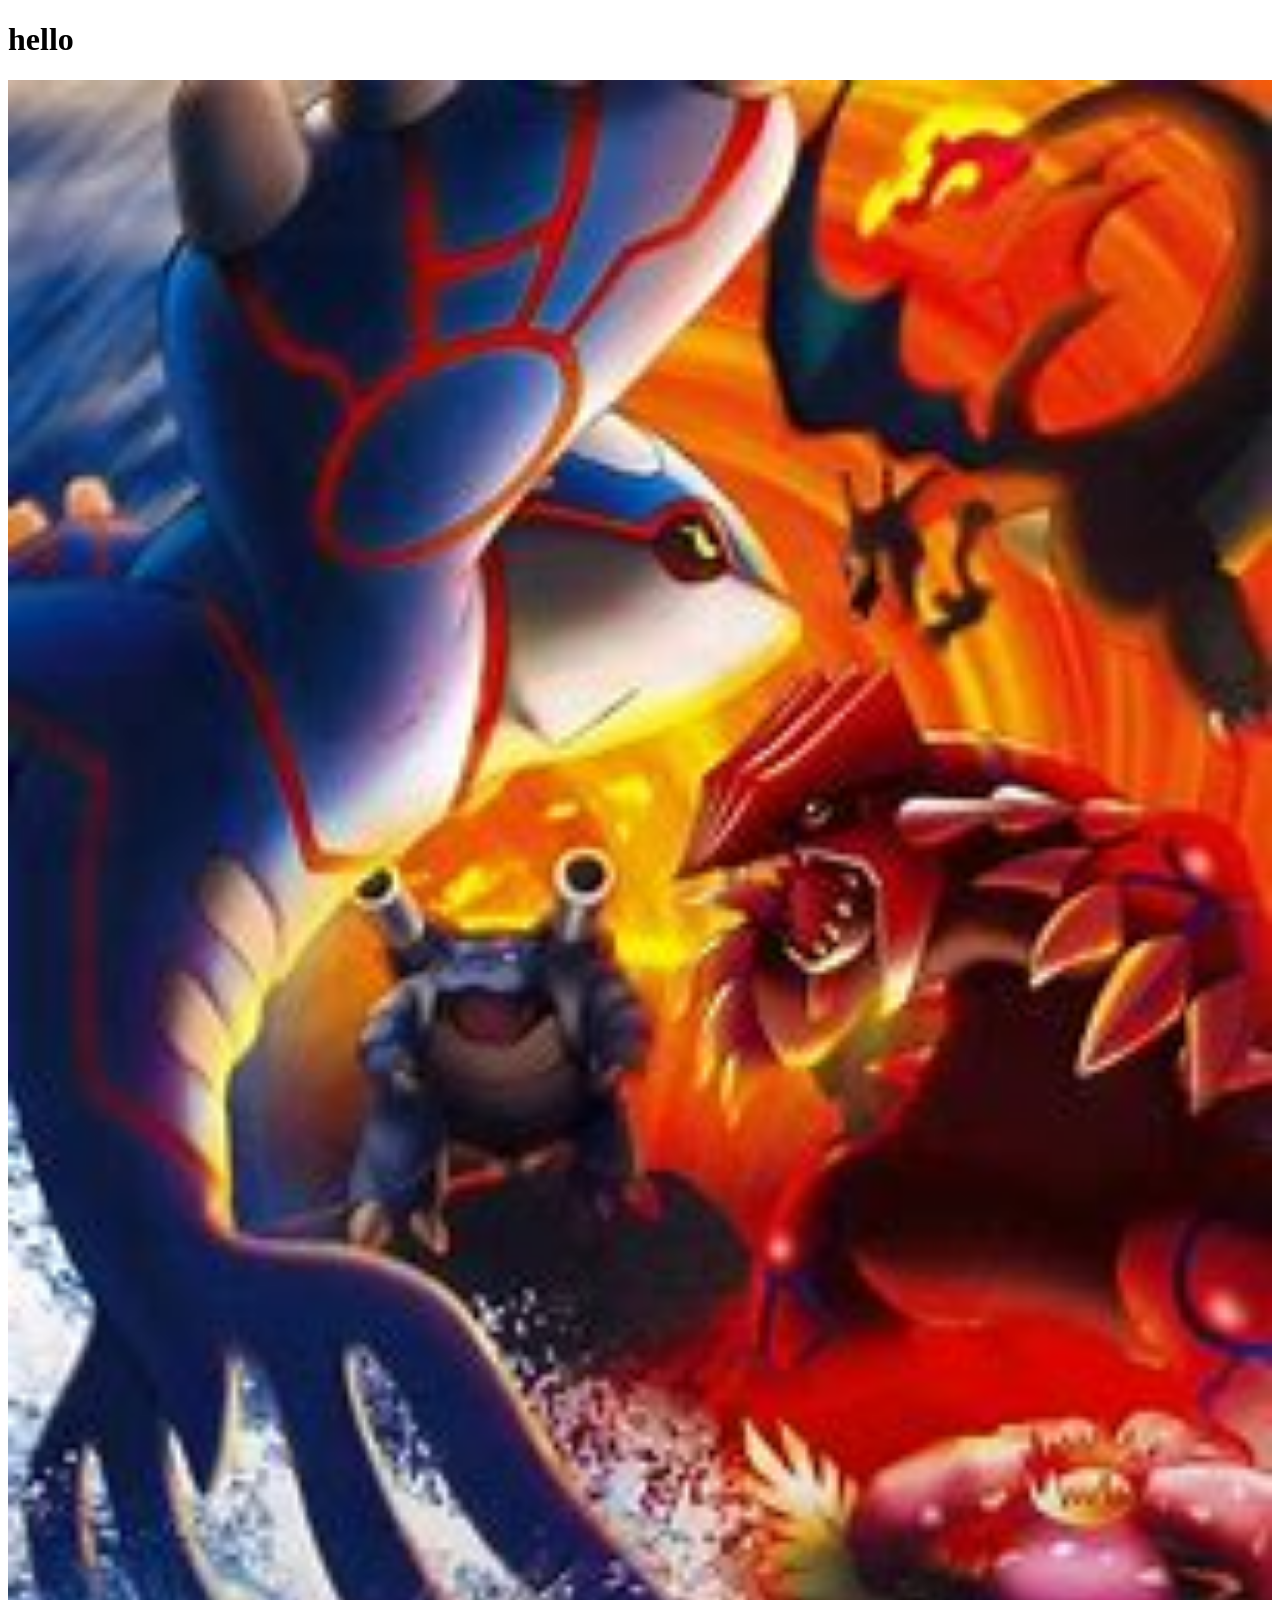
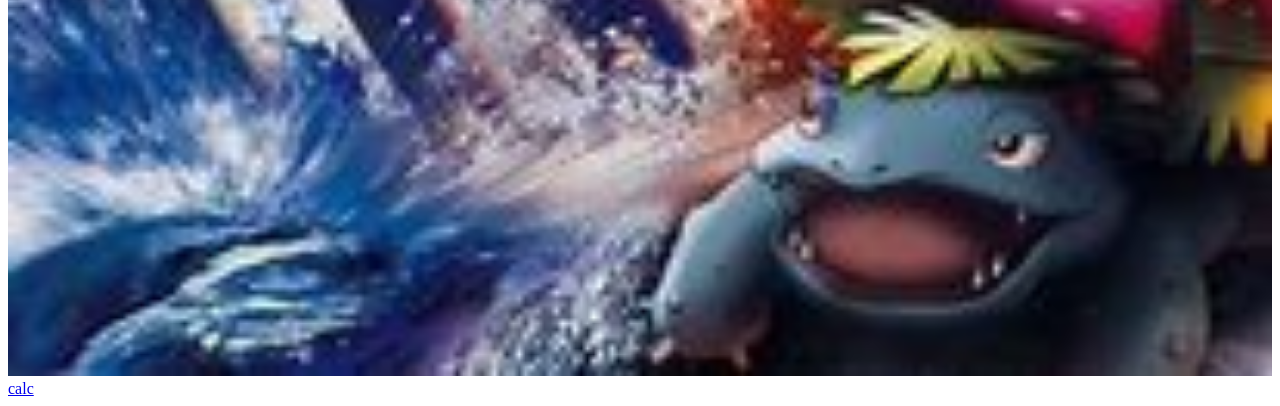
<file: index.html>
<!DOCTYPE html>
<html lang="en" dir="ltr">
  <head>
    <meta charset="utf-8">
    <title></title>
    <style media="screen">
      img{width:100%;}
    </style>
  </head>
  <body>
  <h1>  hello</h1>
  <img src="OIP.jpg" alt="">
  <a href="calc.html">calc</a>
  </body>
</html>
</file>
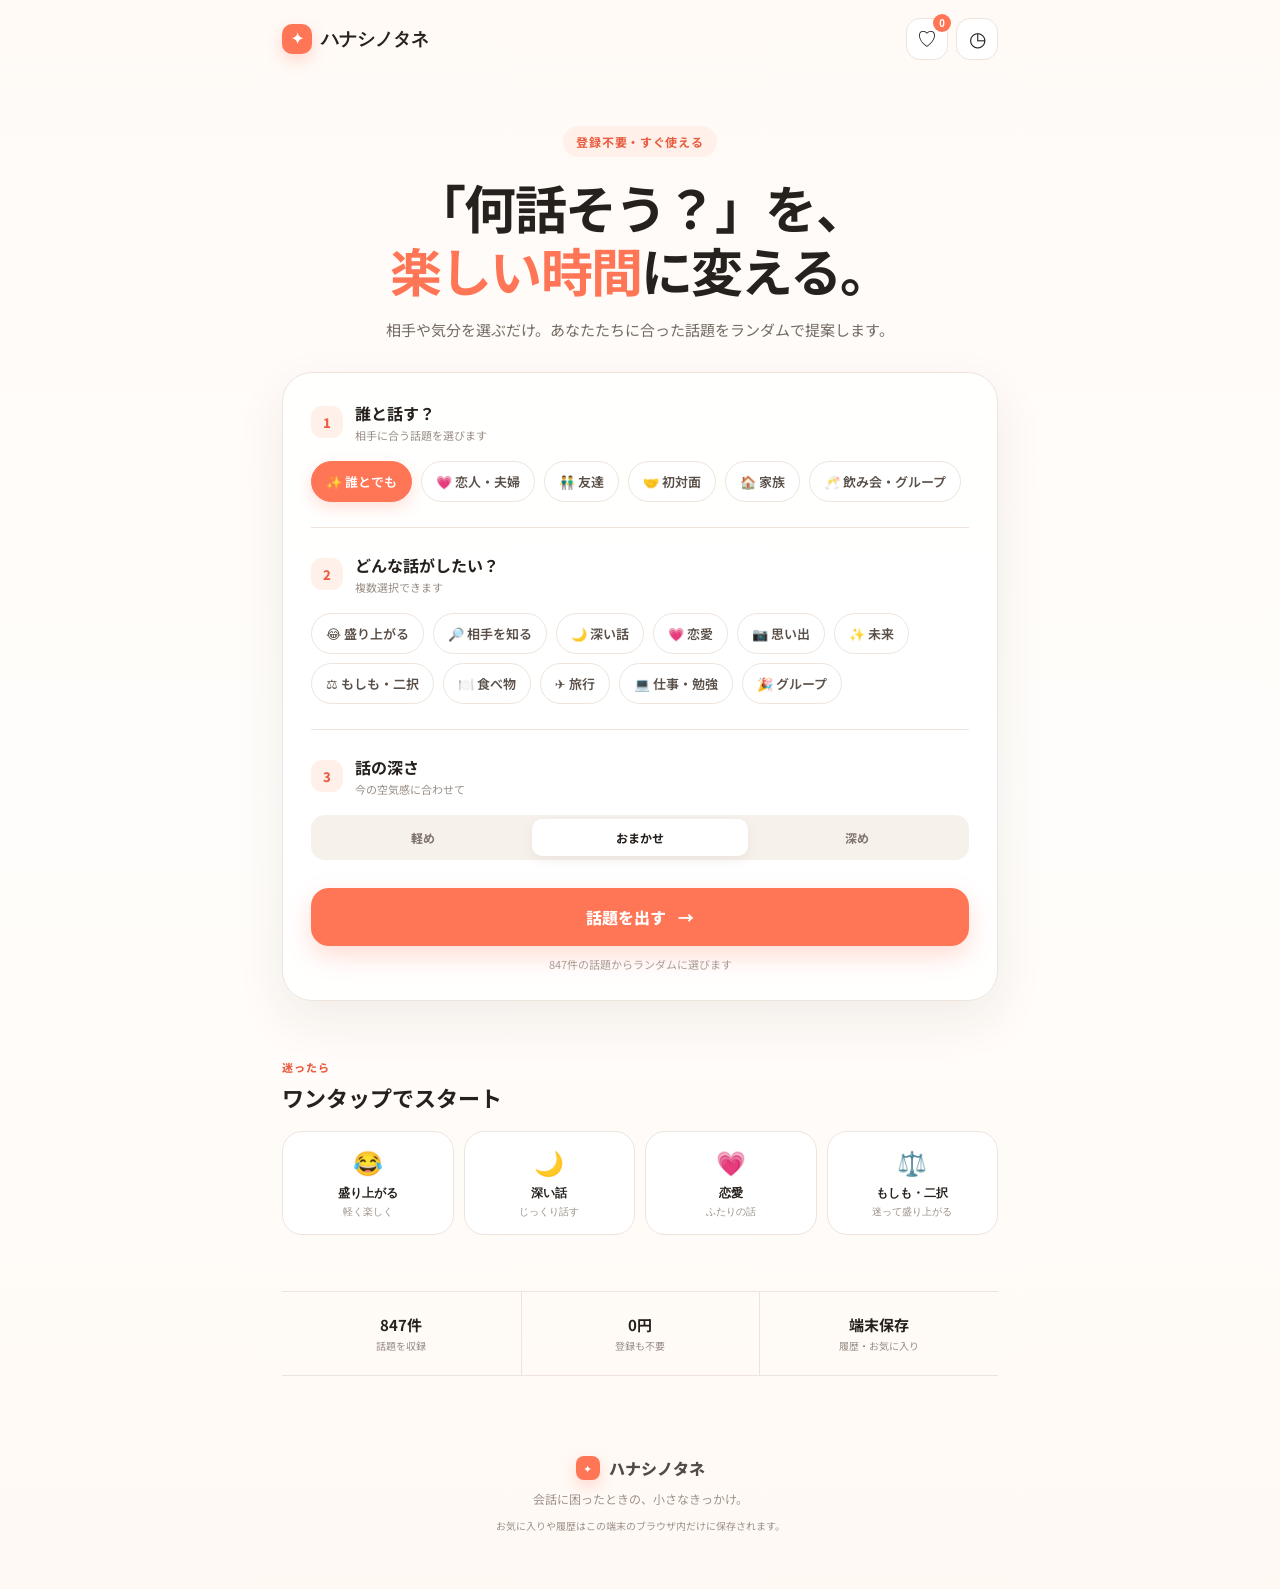
<file: topic/index.html>
<!doctype html>
<html lang="ja">
<head>
  <meta charset="utf-8" />
  <meta name="viewport" content="width=device-width, initial-scale=1, viewport-fit=cover" />
  <meta name="theme-color" content="#fff8f2" />
  <meta name="description" content="登録不要ですぐ使える、会話のきっかけを見つける話題提供サイト。" />
  <title>ハナシノタネ｜登録不要の話題ガチャ</title>
  <link rel="preconnect" href="https://fonts.googleapis.com">
  <link rel="preconnect" href="https://fonts.gstatic.com" crossorigin>
  <link href="https://fonts.googleapis.com/css2?family=Noto+Sans+JP:wght@400;500;600;700;800&display=swap" rel="stylesheet">
  <link rel="stylesheet" href="styles.css" />
</head>
<body>
  <div class="app-shell">
    <header class="site-header">
      <button class="brand" id="brandBtn" aria-label="ホームへ">
        <span class="brand-mark">✦</span>
        <span>ハナシノタネ</span>
      </button>
      <nav class="header-actions" aria-label="メニュー">
        <button class="icon-btn" id="favoritesBtn" aria-label="お気に入り"><span>♡</span><small id="favoriteCount">0</small></button>
        <button class="icon-btn" id="historyBtn" aria-label="履歴"><span>◷</span></button>
      </nav>
    </header>

    <main id="mainView">
      <section class="hero" id="homeSection">
        <div class="eyebrow">登録不要・すぐ使える</div>
        <h1>「何話そう？」を、<br><em>楽しい時間</em>に変える。</h1>
        <p>相手や気分を選ぶだけ。あなたたちに合った話題をランダムで提案します。</p>
      </section>

      <section class="setup-card" id="setupCard">
        <div class="step-block">
          <div class="step-title"><span>1</span><div><strong>誰と話す？</strong><small>相手に合う話題を選びます</small></div></div>
          <div class="chips" id="relationChips"></div>
        </div>

        <div class="divider"></div>

        <div class="step-block">
          <div class="step-title"><span>2</span><div><strong>どんな話がしたい？</strong><small>複数選択できます</small></div></div>
          <div class="chips category-chips" id="categoryChips"></div>
        </div>

        <div class="divider"></div>

        <div class="step-block compact-step">
          <div class="step-title"><span>3</span><div><strong>話の深さ</strong><small>今の空気感に合わせて</small></div></div>
          <div class="depth-control" id="depthControl">
            <button data-depth="light">軽め</button>
            <button data-depth="all" class="active">おまかせ</button>
            <button data-depth="deep">深め</button>
          </div>
        </div>

        <button class="primary-btn" id="startBtn">話題を出す <span>→</span></button>
        <p class="pool-note" id="poolNote"></p>
      </section>

      <section class="quick-section">
        <div class="section-heading"><div><span>迷ったら</span><h2>ワンタップでスタート</h2></div></div>
        <div class="quick-grid">
          <button class="quick-card" data-quick="fun"><span class="quick-icon">😂</span><strong>盛り上がる</strong><small>軽く楽しく</small></button>
          <button class="quick-card" data-quick="deep"><span class="quick-icon">🌙</span><strong>深い話</strong><small>じっくり話す</small></button>
          <button class="quick-card" data-quick="love"><span class="quick-icon">💗</span><strong>恋愛</strong><small>ふたりの話</small></button>
          <button class="quick-card" data-quick="choice"><span class="quick-icon">⚖️</span><strong>もしも・二択</strong><small>迷って盛り上がる</small></button>
        </div>
      </section>

      <section class="stats-strip">
        <div><strong id="topicCount">800+</strong><span>話題を収録</span></div>
        <div><strong>0円</strong><span>登録も不要</span></div>
        <div><strong>端末保存</strong><span>履歴・お気に入り</span></div>
      </section>
    </main>

    <section class="topic-screen hidden" id="topicScreen" aria-live="polite">
      <div class="topic-topbar">
        <button class="back-btn" id="backBtn">← 条件を変える</button>
        <button class="tiny-btn" id="shuffleSettingsBtn">おまかせ</button>
      </div>
      <div class="topic-progress"><div id="progressBar"></div></div>
      <div class="topic-meta" id="topicMeta"></div>
      <article class="topic-card" id="topicCard">
        <span class="quote-mark">“</span>
        <h2 id="topicText">話題がここに表示されます</h2>
        <div class="topic-actions">
          <button id="favoriteTopicBtn"><span>♡</span> お気に入り</button>
          <button id="doneTopicBtn"><span>✓</span> 話した</button>
          <button id="copyTopicBtn"><span>⧉</span> コピー</button>
        </div>
      </article>

      <div class="expand-panel hidden" id="expandPanel">
        <div class="expand-title"><span>💬</span><strong>この話をもう少し広げる</strong></div>
        <div id="relatedQuestions"></div>
      </div>

      <button class="secondary-btn" id="expandBtn">この話を広げる <span>＋</span></button>
      <button class="next-btn" id="nextBtn">次の話題 <span>→</span></button>
      <p class="remaining-note" id="remainingNote"></p>
    </section>

    <section class="list-screen hidden" id="listScreen">
      <div class="list-header">
        <button class="back-btn" id="listBackBtn">← 戻る</button>
        <h2 id="listTitle">お気に入り</h2>
        <button class="text-btn" id="clearListBtn">すべて削除</button>
      </div>
      <div class="list-content" id="listContent"></div>
    </section>

    <footer>
      <div class="footer-brand"><span class="brand-mark">✦</span> ハナシノタネ</div>
      <p>会話に困ったときの、小さなきっかけ。</p>
      <small>お気に入りや履歴はこの端末のブラウザ内だけに保存されます。</small>
    </footer>

    <div class="toast" id="toast"></div>
  </div>
  <script src="topics.js"></script>
  <script src="app.js"></script>
</body>
</html>
</file>
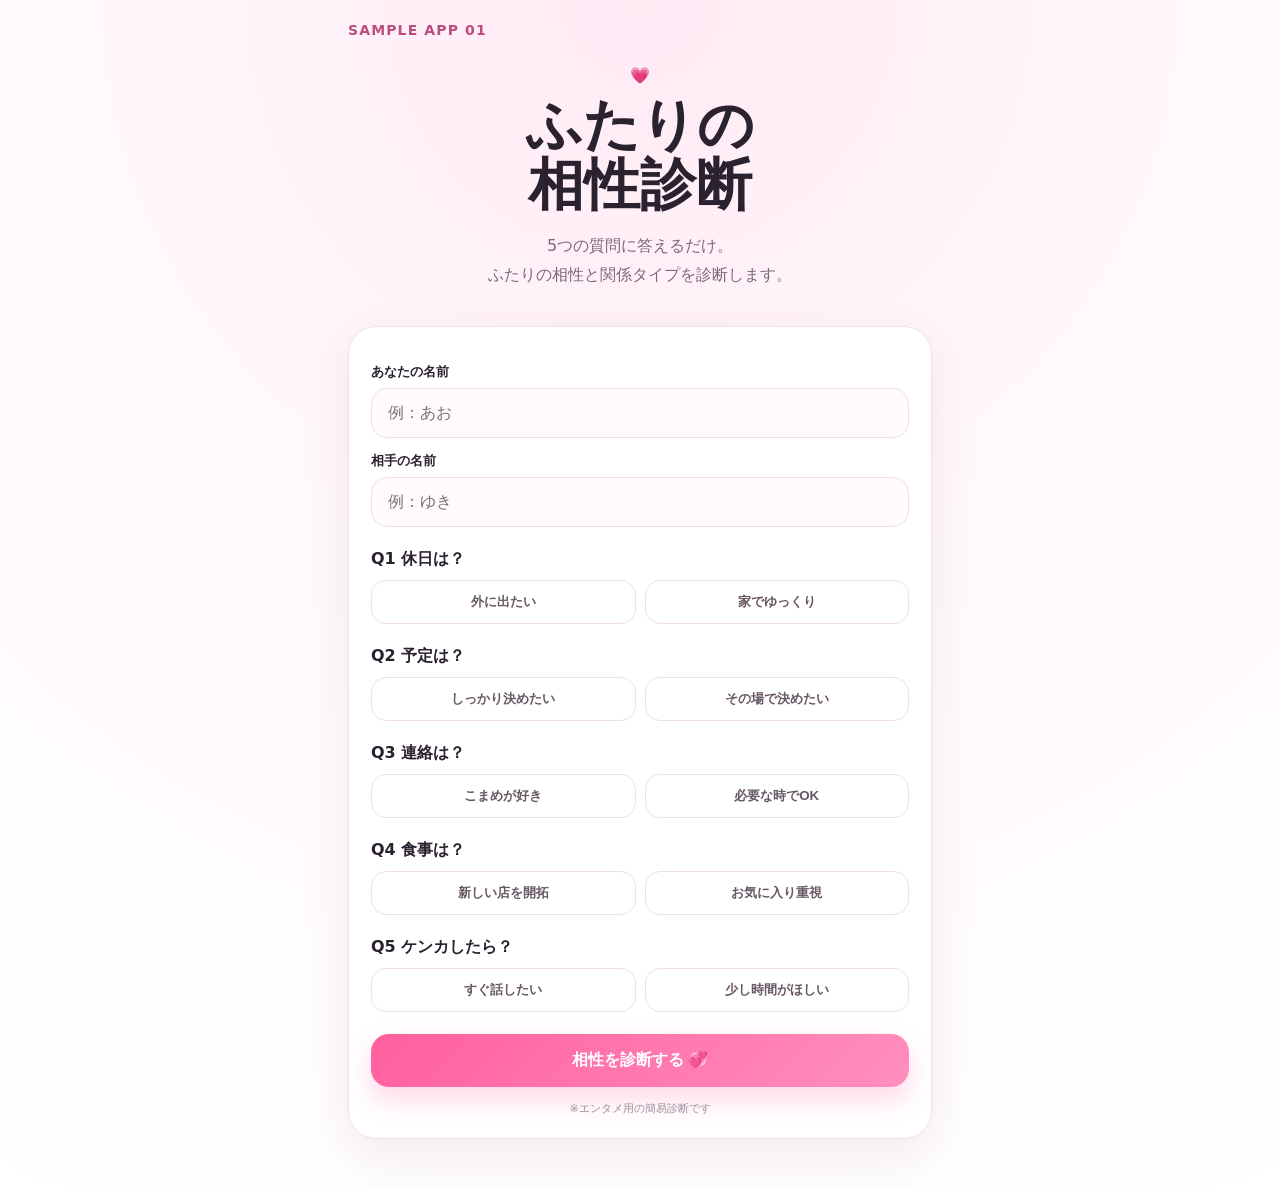
<file: samples/compatibility/index.html>
<!doctype html>
<html lang="ja"><head><meta charset="utf-8"><meta name="viewport" content="width=device-width,initial-scale=1,viewport-fit=cover"><title>ふたりの相性診断</title>
<style>
:root{--bg:#fff7fb;--card:#fff;--ink:#2b2230;--sub:#7b6b79;--pink:#ff5f9e;--pink2:#ff8fbe;--line:#f0dfe8}
*{box-sizing:border-box}body{margin:0;font-family:system-ui,-apple-system,"Noto Sans JP",sans-serif;background:radial-gradient(circle at top,#ffeaf4,#fff9fc 45%,#fff);color:var(--ink);min-height:100vh}
.wrap{width:min(100%,620px);margin:auto;padding:22px 18px 50px}.brand{font-weight:800;font-size:14px;letter-spacing:.08em;color:#bb4d7f}.hero{text-align:center;padding:28px 0 20px}.hero h1{font-size:clamp(34px,9vw,56px);line-height:1.08;margin:10px 0}.hero p{color:var(--sub);line-height:1.8}
.card{background:#fff;border:1px solid var(--line);border-radius:28px;padding:22px;box-shadow:0 18px 50px rgba(120,40,80,.09)}label{display:block;font-size:13px;font-weight:700;margin:14px 0 7px}input{width:100%;padding:15px 16px;border:1px solid var(--line);border-radius:16px;font-size:16px;background:#fffafd}
.q{margin-top:22px}.q strong{display:block;margin-bottom:10px}.opts{display:grid;grid-template-columns:1fr 1fr;gap:9px}.opts button{border:1px solid var(--line);background:#fff;border-radius:15px;padding:12px;font-weight:700;color:#685863}.opts button.active{background:#ffe5f0;border-color:#ff89b8;color:#a83d6d}
.main{width:100%;border:0;border-radius:18px;padding:16px;font-weight:800;font-size:16px;background:linear-gradient(135deg,var(--pink),var(--pink2));color:#fff;margin-top:22px;box-shadow:0 12px 26px rgba(255,95,158,.25)}
.result{display:none;text-align:center;padding:30px 8px 8px}.score{font-size:80px;font-weight:900;line-height:1;background:linear-gradient(135deg,#ff4e96,#ff9fc8);-webkit-background-clip:text;color:transparent}.heart{font-size:44px}.bar{height:14px;background:#f6e8ef;border-radius:20px;overflow:hidden;margin:20px 0}.bar i{display:block;height:100%;width:0;background:linear-gradient(90deg,#ff6aa8,#ffb2d0);transition:1s}.result h2{font-size:24px}.result p{color:var(--sub);line-height:1.8}.tags{display:flex;justify-content:center;flex-wrap:wrap;gap:8px}.tags span{background:#fff0f6;border:1px solid #ffd1e3;border-radius:999px;padding:8px 12px;font-size:12px;font-weight:700}.again{background:#fff;color:#b34476;border:1px solid #ffc9df}.tiny{text-align:center;color:#a18f9c;font-size:11px;margin-top:14px}
</style></head><body><div class="wrap"><div class="brand">SAMPLE APP 01</div><section class="hero"><div>💗</div><h1>ふたりの<br>相性診断</h1><p>5つの質問に答えるだけ。<br>ふたりの相性と関係タイプを診断します。</p></section>
<div class="card" id="form"><label>あなたの名前</label><input id="a" placeholder="例：あお"><label>相手の名前</label><input id="b" placeholder="例：ゆき">
<div id="questions"></div><button class="main" id="go">相性を診断する 💞</button><div class="tiny">※エンタメ用の簡易診断です</div></div>
<div class="card result" id="result"><div class="heart">💘</div><div class="score"><span id="score">88</span>%</div><div class="bar"><i id="bar"></i></div><h2 id="title"></h2><p id="desc"></p><div class="tags" id="tags"></div><button class="main again" onclick="location.reload()">もう一度診断する</button></div>
</div><script>
const qs=[["休日は？","外に出たい","家でゆっくり"],["予定は？","しっかり決めたい","その場で決めたい"],["連絡は？","こまめが好き","必要な時でOK"],["食事は？","新しい店を開拓","お気に入り重視"],["ケンカしたら？","すぐ話したい","少し時間がほしい"]];
const box=document.querySelector("#questions");let ans=[];
qs.forEach((q,i)=>{const d=document.createElement("div");d.className="q";d.innerHTML="<strong>Q"+(i+1)+" "+q[0]+"</strong><div class='opts'><button>"+q[1]+"</button><button>"+q[2]+"</button></div>";d.querySelectorAll("button").forEach((btn,j)=>btn.onclick=()=>{ans[i]=j;d.querySelectorAll("button").forEach(x=>x.classList.remove("active"));btn.classList.add("active")});box.appendChild(d)});
document.querySelector("#go").onclick=()=>{const a=document.querySelector("#a").value.trim()||"あなた";const b=document.querySelector("#b").value.trim()||"相手";if(ans.filter(x=>x!==undefined).length<5){alert("5問すべて答えてね！");return}let seed=[...a+b].reduce((n,c)=>n+c.charCodeAt(0),0);let balance=ans.reduce((n,x,i)=>n+(x===((seed+i)%2)?5:2),0);let score=Math.min(99,68+balance+(seed%7));let title,desc,tags;if(score>=92){title="シンクロ率MAXタイプ";desc=a+"さんと"+b+"さんは、テンポも価値観もかなり噛み合いやすい組み合わせ。自然体のまま一緒に楽しめる関係です。";tags=["空気感◎","一緒にいてラク","長く続きやすい"]}else if(score>=84){title="バランス最強タイプ";desc="似ているところと違うところのバランスがちょうどいいふたり。違いも楽しめるのが強みです。";tags=["相互補完","会話が続く","刺激も安心も"]}else{title="じわじわ深まるタイプ";desc="最初から全部同じではないからこそ、知れば知るほど面白くなる関係。歩幅を合わせるほど相性アップ。";tags=["伸びしろ大","発見が多い","じっくり型"]}document.querySelector("#form").style.display="none";const r=document.querySelector("#result");r.style.display="block";document.querySelector("#score").textContent=score;document.querySelector("#title").textContent=title;document.querySelector("#desc").textContent=desc;document.querySelector("#tags").innerHTML=tags.map(x=>"<span>"+x+"</span>").join("");setTimeout(()=>document.querySelector("#bar").style.width=score+"%",100);scrollTo({top:0,behavior:"smooth"})};
</script></body></html>
</file>
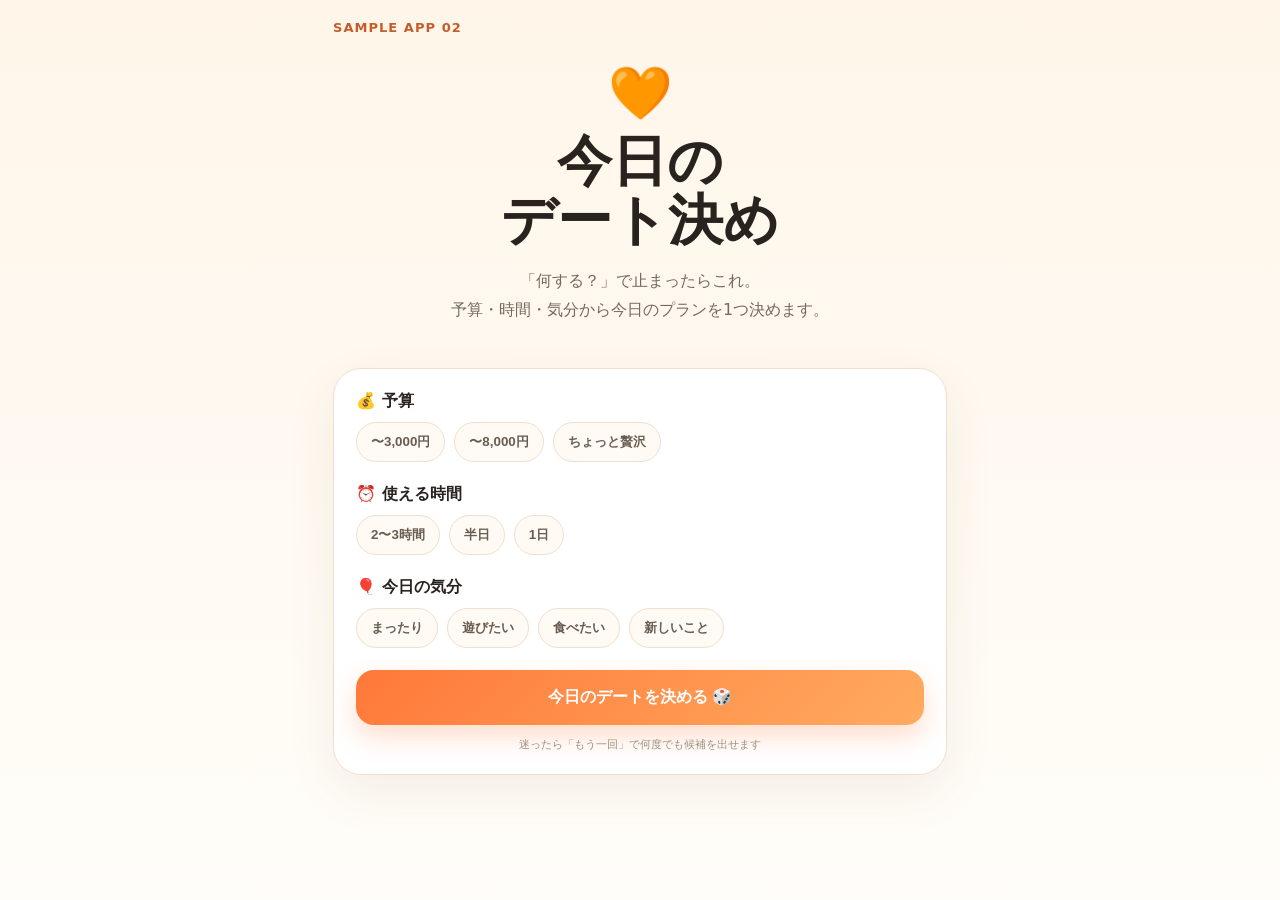
<file: samples/date-picker/index.html>
<!doctype html>
<html lang="ja"><head><meta charset="utf-8"><meta name="viewport" content="width=device-width,initial-scale=1,viewport-fit=cover"><title>今日のデート決め</title>
<style>
:root{--ink:#28231f;--sub:#73695f;--orange:#ff7a3d;--cream:#fff8ef;--line:#f0dfcf}
*{box-sizing:border-box}body{margin:0;font-family:system-ui,-apple-system,"Noto Sans JP",sans-serif;background:linear-gradient(180deg,#fff6e9,#fffdf9);color:var(--ink);min-height:100vh}.wrap{width:min(100%,650px);margin:auto;padding:20px 18px 50px}.brand{font-size:13px;font-weight:800;color:#c45d2c;letter-spacing:.08em}.hero{text-align:center;padding:28px 0}.hero .emoji{font-size:52px}.hero h1{font-size:clamp(34px,9vw,55px);line-height:1.08;margin:8px 0 12px}.hero p{color:var(--sub);line-height:1.8}.card{background:#fff;border:1px solid var(--line);border-radius:28px;padding:22px;box-shadow:0 18px 50px rgba(109,66,24,.08)}.step{margin:0 0 22px}.step strong{display:block;margin-bottom:10px}.choices{display:flex;flex-wrap:wrap;gap:9px}.choices button{border:1px solid var(--line);background:#fffaf4;border-radius:999px;padding:10px 14px;color:#695d52;font-weight:700}.choices button.active{background:#ffede1;border-color:#ff9f70;color:#b54e20}.main{width:100%;border:0;border-radius:18px;padding:17px;background:linear-gradient(135deg,#ff783a,#ffab5f);color:#fff;font-size:16px;font-weight:900;box-shadow:0 12px 26px rgba(255,122,61,.25)}.result{display:none}.result-card{padding:8px 0}.badge{display:inline-block;border-radius:99px;background:#fff0e4;color:#c85b29;padding:7px 11px;font-size:12px;font-weight:800}.result h2{font-size:30px;margin:14px 0 8px}.result p{color:var(--sub);line-height:1.8}.plan{display:grid;gap:10px;margin:20px 0}.item{display:grid;grid-template-columns:46px 1fr;gap:12px;align-items:center;border:1px solid var(--line);background:#fffaf5;border-radius:18px;padding:13px}.item b{display:grid;place-items:center;width:46px;height:46px;border-radius:15px;background:#ffe7d6;font-size:22px}.item strong{display:block}.item small{color:#8e8074}.subbtn{background:#fff;color:#bd5427;border:1px solid #ffc09e;margin-top:10px}.shake{animation:shake .4s}@keyframes shake{25%{transform:rotate(-2deg)}75%{transform:rotate(2deg)}}.mini{text-align:center;font-size:11px;color:#a18f80;margin-top:12px}
</style></head><body><div class="wrap"><div class="brand">SAMPLE APP 02</div><section class="hero"><div class="emoji">🧡</div><h1>今日の<br>デート決め</h1><p>「何する？」で止まったらこれ。<br>予算・時間・気分から今日のプランを1つ決めます。</p></section>
<div class="card" id="form">
<div class="step"><strong>💰 予算</strong><div class="choices" data-key="budget"><button data-v="low">〜3,000円</button><button data-v="mid">〜8,000円</button><button data-v="high">ちょっと贅沢</button></div></div>
<div class="step"><strong>⏰ 使える時間</strong><div class="choices" data-key="time"><button data-v="short">2〜3時間</button><button data-v="half">半日</button><button data-v="full">1日</button></div></div>
<div class="step"><strong>🎈 今日の気分</strong><div class="choices" data-key="mood"><button data-v="relax">まったり</button><button data-v="active">遊びたい</button><button data-v="food">食べたい</button><button data-v="new">新しいこと</button></div></div>
<button class="main" id="go">今日のデートを決める 🎲</button><div class="mini">迷ったら「もう一回」で何度でも候補を出せます</div></div>
<div class="card result" id="result"><div class="result-card"><span class="badge" id="badge"></span><h2 id="title"></h2><p id="desc"></p><div class="plan" id="plan"></div><button class="main" id="again">別のプランを見る 🎲</button><button class="main subbtn" onclick="location.reload()">条件を変える</button></div></div>
</div><script>
let s={};document.querySelectorAll(".choices").forEach(g=>g.querySelectorAll("button").forEach(b=>b.onclick=()=>{s[g.dataset.key]=b.dataset.v;g.querySelectorAll("button").forEach(x=>x.classList.remove("active"));b.classList.add("active")}));
const plans=[
{t:"カフェはしご＋夜さんぽ",m:["relax","food"],b:["low","mid"],tm:["half","full"],d:"気になるカフェを2軒だけ巡って、最後はのんびり夜さんぽ。話す時間をたっぷり取れる定番プラン。",p:[["☕","1軒目","気になっていたカフェへ"],["🍰","2軒目","デザートをシェア"],["🌙","最後","景色のいい場所を散歩"]]},
{t:"食べ歩きミッション",m:["food","active"],b:["low","mid"],tm:["half","full"],d:"エリアを1つ決めて、気になったものを3つ食べるだけ。予定を決めすぎないから気楽。",p:[["🥟","MISSION 1","しょっぱいもの"],["🍓","MISSION 2","甘いもの"],["📷","MISSION 3","今日のベスト1を決める"]]},
{t:"おうち映画＋買い出し",m:["relax"],b:["low"],tm:["short","half"],d:"スーパーで食べたいものを1人1個ずつ選んで、おうち映画。低予算でも満足度高め。",p:[["🛒","買い出し","1人1個ずつ好きなもの"],["🎬","映画","ジャンルだけ決めて選ぶ"],["🍨","締め","アイスで感想会"]]},
{t:"体験型デートに挑戦",m:["new","active"],b:["mid","high"],tm:["half","full"],d:"陶芸、ボルダリング、謎解き、ワークショップなど『一緒に初めて』を作る日。",p:[["🎯","選ぶ","未経験のものを1つ"],["🙌","体験","勝負より楽しむ"],["🍽️","振り返り","ごはんを食べながら感想"]]},
{t:"ちょっと贅沢ホテルデート",m:["relax","new"],b:["high"],tm:["half","full"],d:"ホテルラウンジやアフタヌーンティーで、いつもより少し特別な時間に。",p:[["🏨","到着","ラウンジでゆっくり"],["🫖","メイン","アフタヌーンティー"],["✨","最後","次に行きたい場所を相談"]]},
{t:"ミニドライブ＋ご当地ごはん",m:["active","food","new"],b:["mid","high"],tm:["full"],d:"目的地を1つだけ決めて、あとは寄り道OK。移動中の会話も楽しめる1日プラン。",p:[["🚗","出発","片道1〜2時間の場所へ"],["📍","寄り道","気になった場所に1回停車"],["🍜","ごはん","現地で人気のものを食べる"]]}
];
function choose(){let a=plans.filter(x=>(!s.mood||x.m.includes(s.mood))&&(!s.budget||x.b.includes(s.budget))&&(!s.time||x.tm.includes(s.time)));if(!a.length)a=plans;let p=a[Math.floor(Math.random()*a.length)];document.querySelector("#badge").textContent="TODAY'S DATE PLAN";document.querySelector("#title").textContent=p.t;document.querySelector("#desc").textContent=p.d;document.querySelector("#plan").innerHTML=p.p.map(x=>"<div class='item'><b>"+x[0]+"</b><div><strong>"+x[1]+"</strong><small>"+x[2]+"</small></div></div>").join("");document.querySelector("#form").style.display="none";let r=document.querySelector("#result");r.style.display="block";r.classList.remove("shake");void r.offsetWidth;r.classList.add("shake");scrollTo({top:0,behavior:"smooth"})}
document.querySelector("#go").onclick=()=>{if(!s.budget||!s.time||!s.mood){alert("3つとも選んでね！");return}choose()};document.querySelector("#again").onclick=choose;
</script></body></html>
</file>
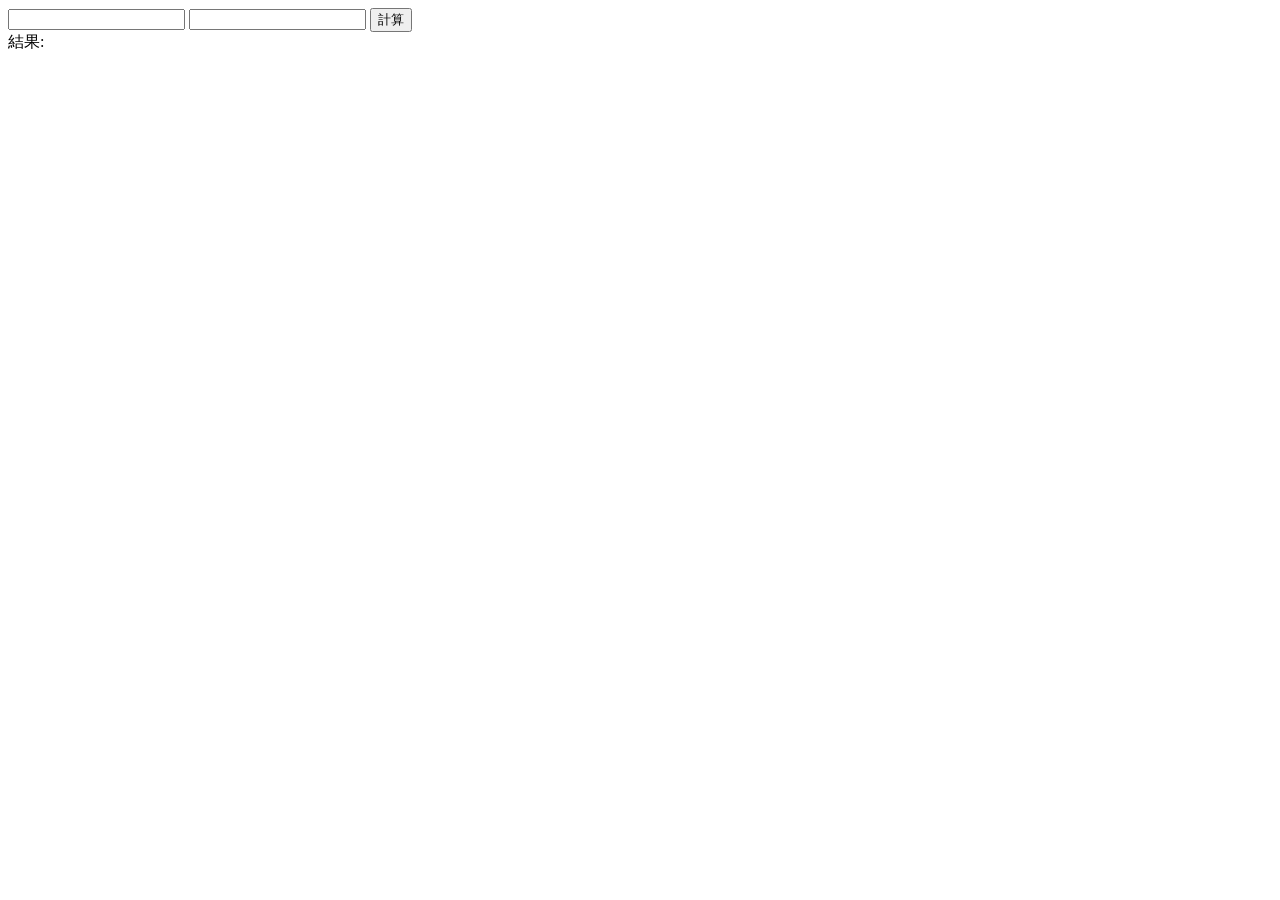
<file: calc.html>
<!DOCTYPE html>
<html lang="en" dir="ltr">
  <head>
    <meta charset="utf-8">
    <title></title>
  </head>
  <body>
    <input id="ao1" type="text" name="" value="">
    <input id="ao2" type="text" name="" value="">
    <button onclick="keisan()" type="button" name="button">計算</button>
    <br>結果:
    <p id="result"></P>
    <script type="text/javascript">

    function keisan() {

      var element1 = document.getElementById('ao1');
      var element2 = document.getElementById('ao2');

      var result = parseInt( element1.value) + parseInt(element2.value
);
      var result_text=document.getElementById('result');
      result_text.textContent=result;
    }
    </script>
  </body>
</html>
</file>
<file: topic/styles.css>
:root{
  --bg:#fffaf6;--card:#fff;--ink:#26211d;--sub:#746b63;--line:#eee4dc;
  --accent:#ff7657;--accent-soft:#fff0e9;--accent-dark:#e95d42;--green:#397f68;
  --shadow:0 18px 50px rgba(73,47,29,.08);--radius:26px;
}
*{box-sizing:border-box}html{scroll-behavior:smooth}body{margin:0;background:linear-gradient(180deg,#fffaf6 0%,#fffdfb 50%,#fff9f4 100%);color:var(--ink);font-family:'Noto Sans JP',system-ui,-apple-system,sans-serif;min-height:100vh}.app-shell{width:min(100%,760px);margin:0 auto;min-height:100vh;padding:0 22px}.site-header{height:78px;display:flex;align-items:center;justify-content:space-between}.brand{border:0;background:none;padding:0;display:flex;gap:9px;align-items:center;font-size:18px;font-weight:800;color:var(--ink);cursor:pointer}.brand-mark{width:30px;height:30px;border-radius:10px;background:var(--accent);color:#fff;display:inline-grid;place-items:center;font-size:15px;box-shadow:0 6px 15px rgba(255,118,87,.25)}.header-actions{display:flex;gap:8px}.icon-btn{position:relative;width:42px;height:42px;border:1px solid var(--line);border-radius:14px;background:#fff;color:var(--ink);font-size:20px;display:grid;place-items:center;cursor:pointer}.icon-btn small{position:absolute;right:-4px;top:-5px;background:var(--accent);color:#fff;border-radius:20px;min-width:18px;height:18px;padding:0 5px;display:grid;place-items:center;font-size:10px;font-weight:700}.hero{text-align:center;padding:48px 0 28px}.eyebrow{display:inline-flex;padding:7px 13px;border-radius:99px;background:var(--accent-soft);color:var(--accent-dark);font-size:12px;font-weight:700;letter-spacing:.06em}.hero h1{font-size:clamp(34px,8vw,52px);line-height:1.22;letter-spacing:-.035em;margin:18px 0 14px}.hero h1 em{font-style:normal;color:var(--accent)}.hero p{margin:0 auto;color:var(--sub);font-size:15px;line-height:1.9;max-width:520px}.setup-card{background:rgba(255,255,255,.92);border:1px solid var(--line);border-radius:30px;padding:28px;box-shadow:var(--shadow)}.step-block{display:grid;gap:18px}.step-title{display:flex;gap:12px;align-items:center}.step-title>span{width:32px;height:32px;display:grid;place-items:center;border-radius:11px;background:var(--accent-soft);color:var(--accent-dark);font-weight:800;font-size:13px}.step-title div{display:grid;gap:2px}.step-title strong{font-size:16px}.step-title small{color:#9a8f86;font-size:11px}.divider{height:1px;background:var(--line);margin:25px 0}.chips{display:flex;gap:9px;flex-wrap:wrap}.chips button{border:1px solid var(--line);background:#fff;padding:10px 14px;border-radius:999px;color:#5a5049;font:inherit;font-size:13px;font-weight:600;cursor:pointer;transition:.18s ease}.chips button:hover{border-color:#ffc4b4;transform:translateY(-1px)}.chips button.active{background:var(--accent);border-color:var(--accent);color:#fff;box-shadow:0 6px 15px rgba(255,118,87,.22)}.depth-control{display:grid;grid-template-columns:repeat(3,1fr);padding:4px;background:#f7f1ec;border-radius:14px}.depth-control button{border:0;background:transparent;padding:10px 6px;border-radius:10px;color:#80756d;font:inherit;font-size:12px;font-weight:700;cursor:pointer}.depth-control button.active{background:#fff;color:var(--ink);box-shadow:0 4px 12px rgba(64,45,31,.07)}.primary-btn,.next-btn{width:100%;height:58px;border:0;border-radius:18px;background:var(--accent);color:#fff;font:inherit;font-size:16px;font-weight:800;display:flex;align-items:center;justify-content:center;gap:12px;cursor:pointer;box-shadow:0 10px 24px rgba(255,118,87,.25);transition:.18s ease}.primary-btn{margin-top:28px}.primary-btn:hover,.next-btn:hover{transform:translateY(-2px);background:var(--accent-dark)}.pool-note{text-align:center;color:#aa9e95;font-size:11px;margin:10px 0 0}.quick-section{padding:52px 0 28px}.section-heading span{font-size:11px;color:var(--accent-dark);font-weight:800;letter-spacing:.08em}.section-heading h2{font-size:22px;margin:4px 0 18px}.quick-grid{display:grid;grid-template-columns:repeat(4,1fr);gap:10px}.quick-card{border:1px solid var(--line);background:#fff;border-radius:20px;padding:18px 8px 15px;display:grid;justify-items:center;gap:3px;color:var(--ink);cursor:pointer;transition:.18s ease}.quick-card:hover{transform:translateY(-2px);box-shadow:var(--shadow)}.quick-icon{font-size:24px;margin-bottom:4px}.quick-card strong{font-size:12px}.quick-card small{font-size:10px;color:#9a8f86}.stats-strip{display:grid;grid-template-columns:repeat(3,1fr);border-top:1px solid var(--line);border-bottom:1px solid var(--line);margin:28px 0 50px}.stats-strip div{text-align:center;padding:22px 6px;display:grid;gap:3px}.stats-strip div+div{border-left:1px solid var(--line)}.stats-strip strong{font-size:15px}.stats-strip span{font-size:10px;color:#998e86}footer{text-align:center;padding:30px 0 54px;color:#9e938b}.footer-brand{display:flex;justify-content:center;align-items:center;gap:9px;font-weight:800;color:#524a44}.footer-brand .brand-mark{width:24px;height:24px;border-radius:8px;font-size:11px}footer p{font-size:12px;margin:10px 0 4px}footer small{font-size:10px}.hidden{display:none!important}.topic-screen{padding:18px 0 54px}.topic-topbar,.list-header{display:flex;align-items:center;justify-content:space-between;gap:12px}.back-btn,.tiny-btn,.text-btn{border:0;background:transparent;color:#82766d;font:inherit;font-size:12px;font-weight:700;padding:10px 0;cursor:pointer}.tiny-btn{padding:9px 12px;background:#fff;border:1px solid var(--line);border-radius:12px}.topic-progress{height:4px;background:#f1e8e1;border-radius:20px;margin:14px 0 32px;overflow:hidden}.topic-progress div{height:100%;width:0;background:var(--accent);border-radius:20px;transition:width .25s}.topic-meta{display:flex;justify-content:center;gap:7px;margin-bottom:13px}.meta-pill{padding:6px 10px;border-radius:99px;font-size:10px;font-weight:700;background:#f5eee8;color:#7b7068}.meta-pill.accent{background:var(--accent-soft);color:var(--accent-dark)}.topic-card{position:relative;min-height:350px;background:#fff;border:1px solid var(--line);border-radius:32px;box-shadow:var(--shadow);padding:54px 34px 26px;display:flex;flex-direction:column;justify-content:center;text-align:center;overflow:hidden}.quote-mark{position:absolute;top:8px;left:24px;color:#ffe3d9;font-family:Georgia,serif;font-size:90px;line-height:1}.topic-card h2{font-size:clamp(25px,6vw,36px);line-height:1.55;letter-spacing:-.025em;margin:auto 0;font-weight:800}.topic-actions{display:grid;grid-template-columns:repeat(3,1fr);gap:8px;margin-top:28px}.topic-actions button{border:1px solid var(--line);background:#fff7f2;border-radius:13px;padding:11px 5px;color:#756961;font:inherit;font-size:10px;font-weight:700;cursor:pointer}.topic-actions button.active{background:var(--accent);border-color:var(--accent);color:#fff}.secondary-btn{width:100%;height:50px;border:1px solid var(--line);border-radius:16px;background:#fff;color:#5c514a;font:inherit;font-size:13px;font-weight:700;margin:14px 0 10px;cursor:pointer}.next-btn{height:60px}.remaining-note{text-align:center;font-size:10px;color:#a79b92}.expand-panel{background:#fff;border:1px solid var(--line);border-radius:22px;padding:18px;margin-top:14px}.expand-title{display:flex;align-items:center;gap:8px;font-size:12px;margin-bottom:10px}.related-item{display:block;width:100%;text-align:left;border:0;border-top:1px solid #f2ebe5;background:transparent;padding:13px 4px;color:#5f554e;font:inherit;font-size:12px;line-height:1.6;cursor:pointer}.list-screen{padding:18px 0 50px}.list-header{position:sticky;top:0;background:rgba(255,250,246,.92);backdrop-filter:blur(10px);padding:10px 0 18px;z-index:5}.list-header h2{font-size:18px;margin:0}.text-btn{color:var(--accent-dark)}.list-content{display:grid;gap:10px;margin-top:8px}.saved-card{background:#fff;border:1px solid var(--line);border-radius:18px;padding:17px;display:grid;grid-template-columns:1fr auto;gap:10px;align-items:center}.saved-card p{margin:0;font-size:13px;line-height:1.7;font-weight:600}.saved-card small{color:#a2978f}.saved-card button{border:0;background:#fff3ee;color:var(--accent-dark);width:34px;height:34px;border-radius:11px;cursor:pointer}.empty-state{text-align:center;padding:70px 20px;color:#9d9189}.empty-state .emoji{font-size:42px}.empty-state h3{color:#5b514a;font-size:17px;margin:14px 0 6px}.empty-state p{font-size:12px;line-height:1.7}.toast{position:fixed;left:50%;bottom:28px;transform:translate(-50%,20px);background:#2f2925;color:#fff;padding:11px 17px;border-radius:99px;font-size:11px;font-weight:700;opacity:0;pointer-events:none;transition:.2s;z-index:50;white-space:nowrap}.toast.show{opacity:1;transform:translate(-50%,0)}
@media(max-width:600px){.app-shell{padding:0 16px}.site-header{height:68px}.hero{padding:38px 6px 24px}.setup-card{padding:22px 18px;border-radius:24px}.quick-grid{grid-template-columns:repeat(2,1fr)}.quick-card{padding:16px 8px}.stats-strip strong{font-size:13px}.topic-card{min-height:330px;padding:48px 22px 22px}.topic-actions button{font-size:9px}.topic-screen{padding-top:8px}.category-chips button{font-size:12px;padding:9px 12px}}
@media(prefers-reduced-motion:reduce){*{scroll-behavior:auto!important;transition:none!important}}
</file>
